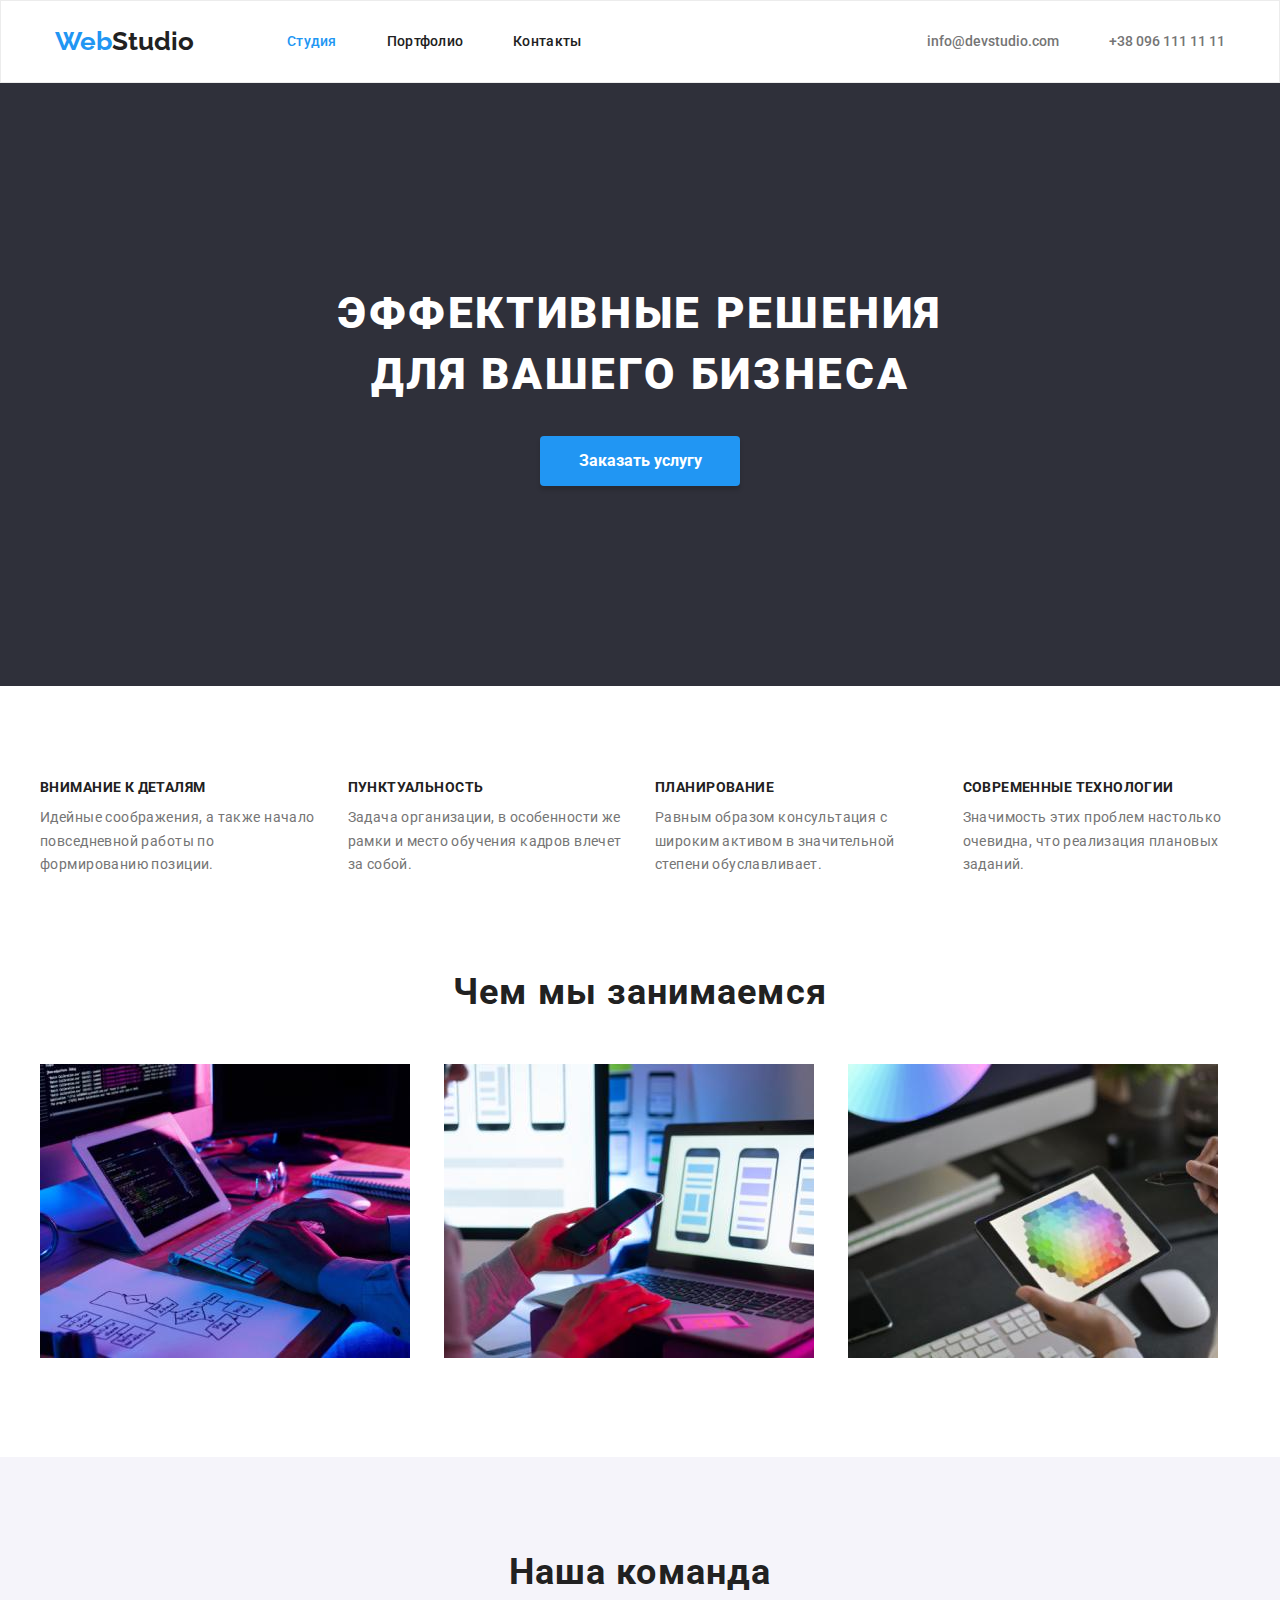
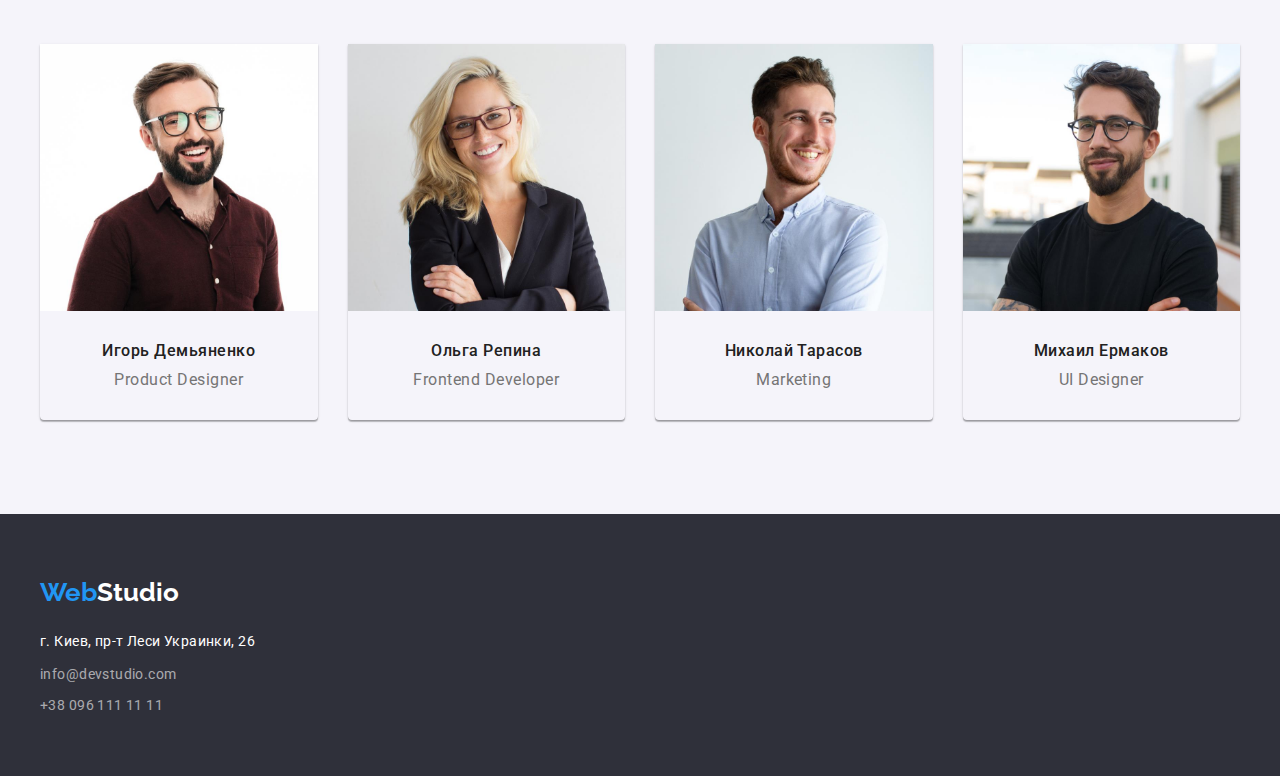
<file: index.html>
<!DOCTYPE html>
<html lang="ru">
  <head>
    <meta charset="UTF-8" />
    <meta http-equiv="X-UA-Compatible" content="IE=edge" />
    <meta name="viewport" content="width=device-width, initial-scale=1.0" />
    <title>Web Studio</title>

    <link rel="preconnect" href="https://fonts.googleapis.com" />
    <link rel="preconnect" href="https://fonts.gstatic.com" crossorigin />
    <link
      href="https://fonts.googleapis.com/css2?family=Raleway:wght@700&family=Roboto:wght@400;500;700;900&display=swap"
      rel="stylesheet"
    />
    <link rel="stylesheet" href="css/modern-normalize.css" />
    <link rel="stylesheet" href="css/style.css" />
  </head>

  <body>
    <header class="header">
      <div class="container header-container">
        <nav class="nav-bar">
          <a href="index.html" class="logo"><span>Web</span>Studio </a>
          <ul class="site-nav">
            <li class="item"><a href="#" class="current link">Студия</a></li>
            <li class="item">
              <a href="portfolio.html" class="link">Портфолио</a>
            </li>
            <li class="item"><a href="#" class="link">Контакты</a></li>
          </ul>
        </nav>

        <ul class="contacts">
          <li class="item">
            <a href="mailto:info@devstudio.com" class="link"
              >info@devstudio.com</a
            >
          </li>
          <li class="item">
            <a href="tel:+380961111111" class="link">+38 096 111 11 11</a>
          </li>
        </ul>
      </div>
    </header>

    <main>
      <section class="main-screen">
        <div class="container">
          <h1 class="main-title">
            Эффективные решения <br />
            для вашего бизнеса
          </h1>
          <button class="btn-order" type="button">Заказать услугу</button>
        </div>
      </section>

      <section class="section">
        <div class="container">
          <h2 class="visually-hidden">Преимущества</h2>

          <ul class="section-benefits">
            <li class="benefits-box">
              <h3 class="benefits-title">Внимание к деталям</h3>
              <p class="benefits-descr">
                Идейные соображения, а также начало повседневной работы по
                формированию позиции.
              </p>
            </li>

            <li class="benefits-box">
              <h3 class="benefits-title">Пунктуальность</h3>
              <p class="benefits-descr">
                Задача организации, в особенности же рамки и место обучения
                кадров влечет за собой.
              </p>
            </li>

            <li class="benefits-box">
              <h3 class="benefits-title">Планирование</h3>
              <p class="benefits-descr">
                Равным образом консультация с широким активом в значительной
                степени обуславливает.
              </p>
            </li>

            <li class="benefits-box">
              <h3 class="benefits-title">Современные технологии</h3>
              <p class="benefits-descr">
                Значимость этих проблем настолько очевидна, что реализация
                плановых заданий.
              </p>
            </li>
          </ul>
        </div>
      </section>

      <section class="section services">
        <div class="container">
          <h2 class="section-title">Чем мы занимаемся</h2>
          <ul class="services-images">
            <li class="services-item">
              <img
                src="images/about-1.jpg"
                alt="Человек с клавиатурой и планшетом"
                width="370"
              />
            </li>
            <li class="services-item">
              <img
                src="images/about-2.jpg"
                alt="Человек с телефоном и ноутбуком"
                width="370"
              />
            </li>
            <li class="services-item">
              <img
                src="images/about-3.jpg"
                alt="Человек с планшетом"
                width="370"
              />
            </li>
          </ul>
        </div>
      </section>

      <section class="our-team section">
        <div class="container">
          <h2 class="section-title">Наша команда</h2>
          <ul class="team-people">
            <li class="item">
              <div class="team-card">
                <div class="team-thumb">
                  <img
                    src="images/team-1.jpg"
                    alt="Product Designer"
                    width="270"
                  />
                </div>
                <div class="team-content">
                  <h3>Игорь Демьяненко</h3>
                  <span>Product Designer</span>
                </div>
              </div>
            </li>

            <li class="item">
              <div class="team-card">
                <div class="team-thumb">
                  <img
                    src="images/team-2.jpg"
                    alt="Frontend Developer"
                    width="270"
                  />
                </div>
                <div class="team-content">
                  <h3>Ольга Репина</h3>
                  <span>Frontend Developer</span>
                </div>
              </div>
            </li>

            <li class="item">
              <div class="team-card">
                <div class="team-thumb">
                  <img src="images/team-3.jpg" alt="Marketing" width="270" />
                </div>
                <div class="team-content">
                  <h3>Николай Тарасов</h3>
                  <span>Marketing</span>
                </div>
              </div>
            </li>

            <li class="item">
              <div class="team-card">
                <div class="team-thumb">
                  <img src="images/team-4.jpg" alt="UI Designer" width="270" />
                </div>
                <div class="team-content">
                  <h3>Михаил Ермаков</h3>
                  <span>UI Designer</span>
                </div>
              </div>
            </li>
          </ul>
        </div>
      </section>
    </main>
    <footer class="footer">
      <div class="container">
        <a href="#" class="logo logo-footer"><span>Web</span>Studio</a>
        <address class="footer-adress">
          <a href="#" class="item">г. Киев, пр-т Леси Украинки, 26</a>

          <ul class="footer-contacts">
            <li class="item">
              <a href="mailto:info@devstudio.com">info@devstudio.com</a>
            </li>
            <li class="item">
              <a href="tel:+380961111111">+38 096 111 11 11</a>
            </li>
          </ul>
        </address>
      </div>
    </footer>
  </body>
</html>
</file>
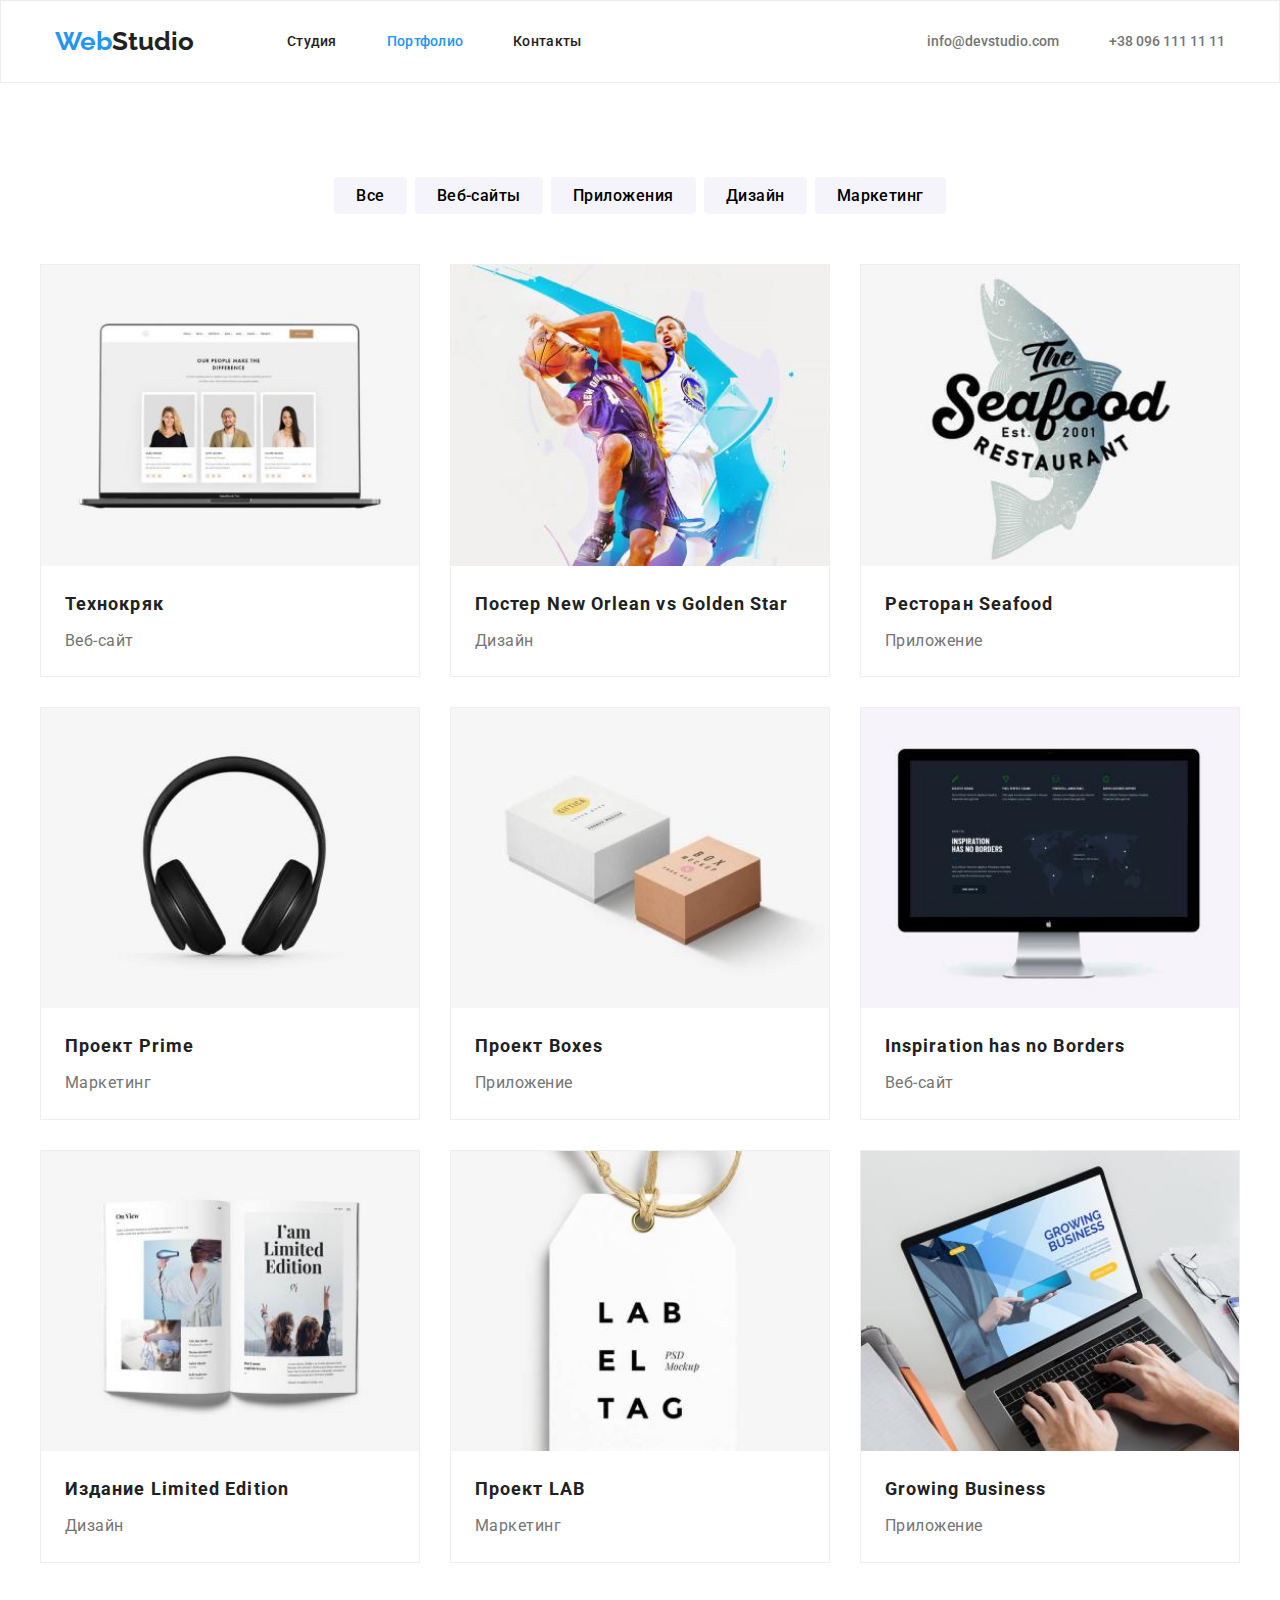
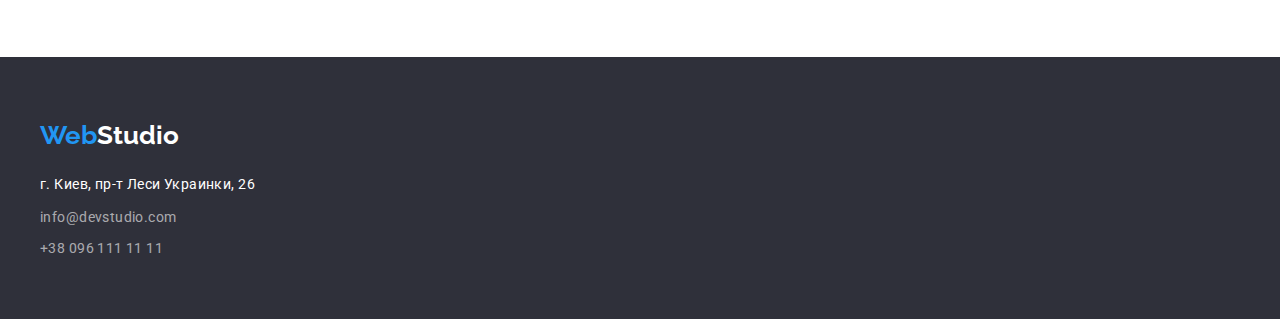
<file: portfolio.html>
<!DOCTYPE html>
<html lang="ru">
  <head>
    <meta charset="UTF-8" />
    <meta http-equiv="X-UA-Compatible" content="IE=edge" />
    <meta name="viewport" content="width=device-width, initial-scale=1.0" />
    <title>Portfolio</title>

    <link rel="preconnect" href="https://fonts.googleapis.com" />
    <link rel="preconnect" href="https://fonts.gstatic.com" crossorigin />
    <link
      href="https://fonts.googleapis.com/css2?family=Raleway:wght@700&family=Roboto:wght@400;500;700;900&display=swap"
      rel="stylesheet"
    />
    <link rel="stylesheet" href="css/modern-normalize.css" />
    <link rel="stylesheet" href="css/style.css" />
  </head>
  <body>
    <header class="header">
      <div class="container header-container">
        <nav class="nav-bar">
          <a href="index.html" class="logo"><span>Web</span>Studio </a>
          <ul class="site-nav">
            <li class="item"><a href="index.html" class="link">Студия</a></li>
            <li class="item">
              <a href="#" class="link current">Портфолио</a>
            </li>
            <li class="item"><a href="#" class="link">Контакты</a></li>
          </ul>
        </nav>

        <ul class="contacts">
          <li class="item">
            <a href="mailto:info@devstudio.com" class="link"
              >info@devstudio.com</a
            >
          </li>
          <li class="item">
            <a href="tel:+380961111111" class="link">+38 096 111 11 11</a>
          </li>
        </ul>
      </div>
    </header>

    <main>
      <!-- <h1>Портфолио работ</h1> -->
      <section class="section">
        <div class="container">
          <ul class="portfolio-filter">
            <li>
              <button type="button">Все</button>
            </li>

            <li>
              <button type="button">Веб-сайты</button>
            </li>

            <li>
              <button type="button">Приложения</button>
            </li>

            <li>
              <button type="button">Дизайн</button>
            </li>

            <li>
              <button type="button">Маркетинг</button>
            </li>
          </ul>

          <ul class="portfolio-works">
            <li class="item">
              <div class="card">
                <a href="#">
                  <div class="card-thumb">
                    <img
                      src="images/portfolio/project-1.jpg"
                      alt="Web-site"
                      width="370"
                    />
                  </div>
                  <div class="card-content">
                    <h2>Технокряк</h2>
                    <p>Веб-сайт</p>
                  </div>
                </a>
              </div>
            </li>

            <li class="item">
              <div class="card">
                <a href="#">
                  <div class="card-thumb">
                    <img
                      src="images/portfolio/project-2.jpg"
                      alt="Design"
                      width="370"
                    />
                  </div>
                  <div class="card-content">
                    <h2>Постер New Orlean vs Golden Star</h2>
                    <p>Дизайн</p>
                  </div>
                </a>
              </div>
            </li>

            <li class="item">
              <div class="card">
                <a href="#">
                  <div class="card-thumb">
                    <img
                      src="images/portfolio/project-3.jpg"
                      alt="App"
                      width="370"
                    />
                  </div>
                  <div class="card-content">
                    <h2>Ресторан Seafood</h2>
                    <p>Приложение</p>
                  </div>
                </a>
              </div>
            </li>

            <li class="item">
              <div class="card">
                <a href="#">
                  <div class="card-thumb">
                    <img
                      src="images/portfolio/project-4.jpg"
                      alt="Marketing"
                      width="370"
                    />
                  </div>
                  <div class="card-content">
                    <h2>Проект Prime</h2>
                    <p>Маркетинг</p>
                  </div>
                </a>
              </div>
            </li>

            <li class="item">
              <div class="card">
                <a href="#">
                  <div class="card-thumb">
                    <img
                      src="images/portfolio/project-5.jpg"
                      alt="App"
                      width="370"
                    />
                  </div>
                  <div class="card-content">
                    <h2>Проект Boxes</h2>
                    <p>Приложение</p>
                  </div>
                </a>
              </div>
            </li>

            <li class="item">
              <div class="card">
                <a href="#">
                  <div class="card-thumb">
                    <img
                      src="images/portfolio/project-6.jpg"
                      alt="Web-site"
                      width="370"
                    />
                  </div>
                  <div class="card-content">
                    <h2>Inspiration has no Borders</h2>
                    <p>Веб-сайт</p>
                  </div>
                </a>
              </div>
            </li>

            <li class="item">
              <div class="card">
                <a href="#">
                  <div class="card-thumb">
                    <img
                      src="images/portfolio/project-7.jpg"
                      alt="Design"
                      width="370"
                    />
                  </div>
                  <div class="card-content">
                    <h2>Издание Limited Edition</h2>
                    <p>Дизайн</p>
                  </div>
                </a>
              </div>
            </li>

            <li class="item">
              <div class="card">
                <a href="#">
                  <div class="card-thumb">
                    <img
                      src="images/portfolio/project-8.jpg"
                      alt="Marketing"
                      width="370"
                    />
                  </div>
                  <div class="card-content">
                    <h2>Проект LAB</h2>
                    <p>Маркетинг</p>
                  </div>
                </a>
              </div>
            </li>

            <li class="item">
              <div class="card">
                <a href="#">
                  <div class="card-thumb">
                    <img
                      src="images/portfolio/project-9.jpg"
                      alt="App"
                      width="370"
                    />
                  </div>
                  <div class="card-content">
                    <h2>Growing Business</h2>
                    <p>Приложение</p>
                  </div>
                </a>
              </div>
            </li>
          </ul>
        </div>
      </section>
    </main>

    <footer class="footer">
      <div class="container">
        <a href="#" class="logo logo-footer"><span>Web</span>Studio</a>
        <address class="footer-adress">
          <a href="#" class="item">г. Киев, пр-т Леси Украинки, 26</a>

          <ul class="footer-contacts">
            <li class="item">
              <a href="mailto:info@devstudio.com">info@devstudio.com</a>
            </li>
            <li class="item">
              <a href="tel:+380961111111">+38 096 111 11 11</a>
            </li>
          </ul>
        </address>
      </div>
    </footer>
  </body>
</html>
</file>
<file: css/style.css>
:root {
  --text-color: #212121;
  --descr-color: #757575;
  --footer-color: #fff;
  --accent-color: #2196f3;
  --darkest-color: #2f303a;
  --background: #e5e5e5;
}
h1,
h2,
h3,
h4,
h5,
h6,
p {
  margin: 0;
}
body {
  font-family: "Roboto", sans-serif;
  color: var(--text-color);
  background-color: #fff;
}
a {
  text-decoration: none;
  color: var(--text-color);
}
ul {
  list-style: none;
  padding: 0;
  margin: 0;
}
img {
  display: block;
  width: 100%;
  height: auto;
}
.visually-hidden {
  position: absolute;
  width: 1px;
  height: 1px;
  margin: -1px;
  padding: 0;
  overflow: hidden;
  border: 0;
  clip: rect(0 0 0 0);
}
.container {
  width: 1200px;
  margin: 0 auto;
}
.section {
  padding-top: 94px;
  padding-bottom: 94px;
}
.current {
  color: var(--accent-color);
}
/*Main page*/
.header {
  background-color: #fff;
  border: 1px solid #ececec;
}
.site-nav {
  display: flex;
  margin-left: 93px;
}
.site-nav .link {
  padding-top: 32px;
  padding-bottom: 32px;
  display: block;
}

.site-nav .item + .item {
  margin-left: 50px;
}
.logo {
  font-family: "Raleway", sans-serif;
  font-weight: 700;
  font-size: 26px;
  line-height: 1.4;
}
.logo > span {
  color: var(--accent-color);
}
.header-container {
  padding: 0 15px;
  display: flex;
  align-items: center;
}
.nav-bar {
  display: flex;
  align-items: center;
}
.nav-bar .link {
  font-weight: 500;
  font-size: 14px;
  line-height: 1.1;
  letter-spacing: 0.02em;
}
.nav-bar .link:hover,
.nav-bar .link:focus {
  color: var(--accent-color);
}
.contacts {
  display: flex;
  margin-left: auto;
}
.contacts .link {
  padding-top: 32px;
  padding-bottom: 32px;
  display: block;
}
.contacts .item + .item {
  margin-left: 50px;
}
.contacts a {
  font-weight: 500;
  font-size: 14px;
  line-height: 1.2;
  color: var(--descr-color);
}
.contacts a:hover,
.contacts a:focus {
  color: var(--accent-color);
}
/*main scren*/
.main-screen {
  background-color: var(--darkest-color);
  padding: 200px 0;
}
.main-title {
  font-weight: 900;
  font-size: 44px;
  line-height: 1.4;
  text-align: center;
  letter-spacing: 0.06em;
  text-transform: uppercase;
  color: var(--footer-color);
  margin: 0;
  display: block;
}
.btn-order {
  background-color: var(--accent-color);
  color: var(--footer-color);
  font-family: "Roboto", sans-serif;
  font-weight: 700;
  font-size: 16px;
  line-height: 1.9;
  text-align: center;
  cursor: pointer;
  width: 200px;
  display: block;
  margin: 30px auto 0 auto;
  padding: 10px 0;
  box-shadow: 0px 4px 4px rgba(0, 0, 0, 0.15);
  border-radius: 4px;
  border: none;
}
/*Benefits*/
.section-benefits {
  display: flex;
  flex-wrap: wrap;
  margin-left: -30px;
  margin-top: -30px;
}
.section-benefits > .benefits-box {
  flex-basis: calc(100% / 4 - 30px);
  margin-left: 30px;
  margin-top: 30px;
}
.benefits-title {
  font-weight: 700;
  font-size: 14px;
  line-height: 1.1;
  letter-spacing: 0.03em;
  text-transform: uppercase;
  color: var(--text-color);
  margin-bottom: 10px;
}
.benefits-descr {
  font-size: 14px;
  line-height: 1.7;
  letter-spacing: 0.03em;
  color: var(--descr-color);
}
/*services*/
.services {
  padding-top: 0;
}
.section-title {
  font-weight: 700;
  font-size: 36px;
  line-height: 1.2;
  text-align: center;
  letter-spacing: 0.03em;
  color: var(--text-color);
  margin-bottom: 50px;
}
.services-item {
  margin-right: 30px;
}
.services-item:last-child {
  margin-right: 0;
}
.services-images .services-item {
  display: inline-block;
}
/*team*/
.our-team {
  background-color: #f5f4fa;
}
.team-people {
  display: flex;
  flex-wrap: wrap;
  margin-left: -30px;
  margin-top: -30px;
}

.team-people > .item {
  flex-basis: calc(100% / 4 - 30px);
  margin-left: 30px;
  margin-top: 30px;
  box-shadow: 0px 1px 3px rgba(0, 0, 0, 0.12), 0px 1px 1px rgba(0, 0, 0, 0.14),
    0px 2px 1px rgba(0, 0, 0, 0.2);
  border-radius: 0px 0px 4px 4px;
  text-align: center;
}
.team-content {
  padding: 30px 0;
}
.team-people h3 {
  font-weight: 500;
  font-size: 16px;
  line-height: 1.2;
  letter-spacing: 0.03em;
  color: var(--text-color);
  display: block;
  margin-bottom: 10px;
}
.team-people span {
  font-size: 16px;
  line-height: 1.2;
  letter-spacing: 0.03em;
  color: var(--descr-color);
}
/*footer*/
.footer {
  background-color: var(--darkest-color);
}
.logo-footer {
  color: var(--footer-color);
  margin-bottom: 20px;
  display: block;
}

.footer .footer-contacts a:hover {
  color: var(--accent-color);
}
.footer-adress .item {
  display: block;
  margin-bottom: 10px;
}
.footer-adress .item:last-child {
  margin-bottom: 0;
}
.footer-adress a {
  font-size: 14px;
  line-height: 1.7;
  letter-spacing: 0.03em;
  color: var(--footer-color);
  font-style: normal;
}
.footer-contacts a {
  font-weight: normal;
  color: rgba(255, 255, 255, 0.6);
  line-height: 1.5;
}
.footer {
  padding: 60px 0;
}
.footer .footer-contacts {
  display: block;
}

/*PORTFOLIO*/
.portfolio-filter {
  display: flex;
  justify-content: center;
  margin-bottom: 50px;
}
.portfolio-filter li + li {
  margin-left: 8px;
}
.portfolio-filter button {
  font-weight: 500;
  font-size: 16px;
  line-height: 1.6;
  text-align: center;
  letter-spacing: 0.03em;
  font-family: "Roboto", sans-serif;
  background-color: #f5f4fa;
  border: none;
  padding: 6px 22px;
  border-radius: 4px;
}
.portfolio-filter button:hover,
.portfolio-filter button:focus {
  background-color: var(--accent-color);
  color: var(--footer-color);
  cursor: pointer;
  color: #fff;
  box-shadow: 0px 3px 1px rgba(0, 0, 0, 0.1), 0px 1px 2px rgba(0, 0, 0, 0.08),
    0px 2px 2px rgba(0, 0, 0, 0.12);
}
/*works*/
.portfolio-works {
  display: flex;
  flex-wrap: wrap;
  margin-left: -30px;
  margin-top: -30px;
}
.portfolio-works > .item {
  flex-basis: calc(100% / 3 - 30px);
  margin-left: 30px;
  margin-top: 30px;

  border: 1px solid #eee;
}
.portfolio-works h2 {
  font-weight: 700;
  font-size: 18px;
  line-height: 2;
  letter-spacing: 0.06em;
  color: var(--text-color);
  margin-bottom: 4px;
}
.portfolio-works p {
  font-size: 16px;
  line-height: 1.9;
  letter-spacing: 0.03em;
  color: var(--descr-color);
}
.card-content {
  padding: 20px 24px;
}
</file>
